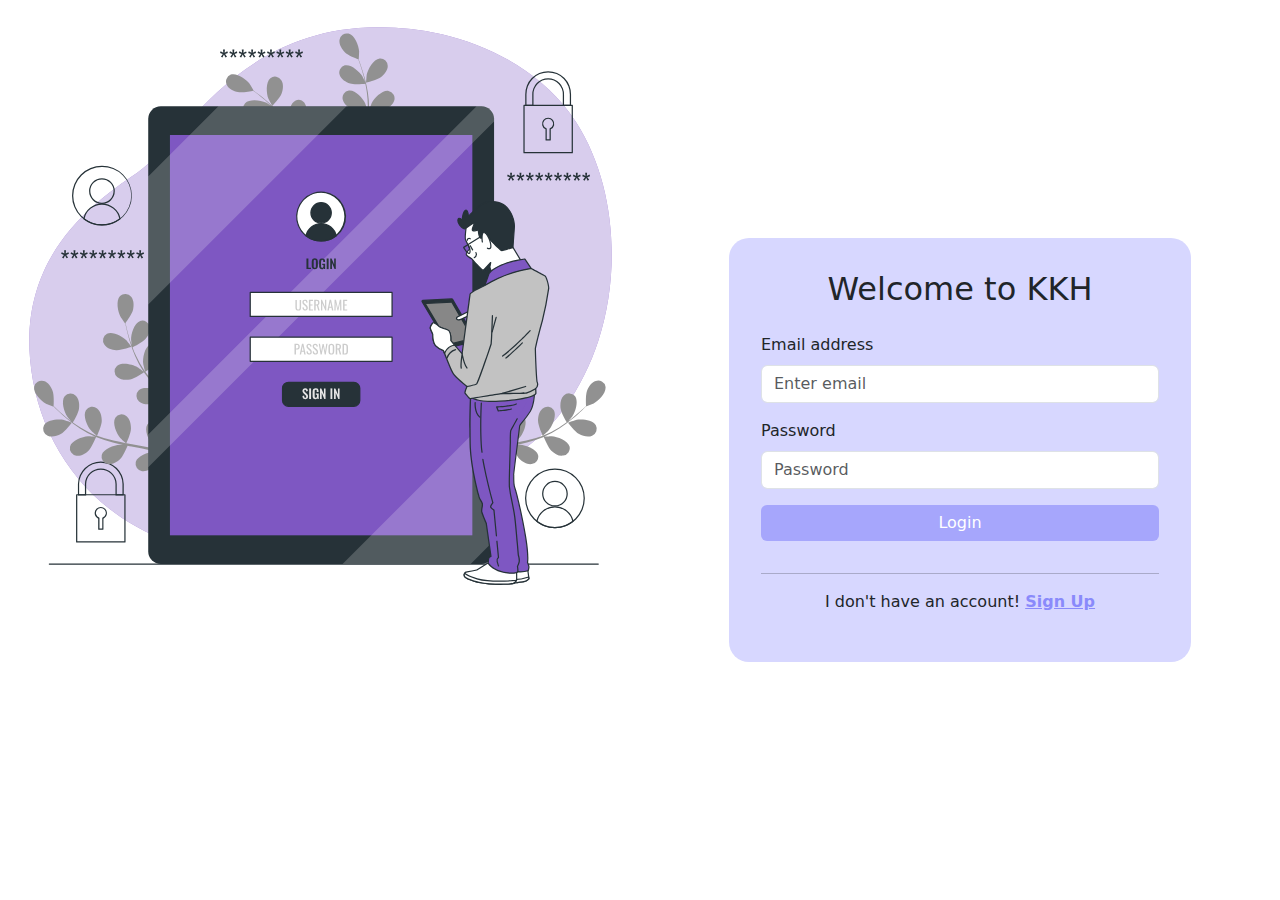
<file: index.html>
<!DOCTYPE html>
<html lang="en">
<head>
  <meta charset="UTF-8" />
  <meta name="viewport" content="width=device-width, initial-scale=1.0" />
  <title>KKH | Login</title>
  <link
    href="https://cdn.jsdelivr.net/npm/bootstrap@5.3.0/dist/css/bootstrap.min.css"
    rel="stylesheet"
  />
  <link rel="stylesheet" href="css/style.css">
</head>
<body>
  <div class="container-fluid login-container">
    <div class="row h-100">
      <div class="col-md-6 login-image d-none d-md-block">
        <img src="imgs/Tablet login-bro.svg" alt="Login Image">
      </div>
      <div class="col-md-6 d-flex align-items-center justify-content-center">
        <div class="login-form w-75">
          <h2 class="mb-4 text-center">Welcome to KKH</h2>
          <form id="login-form">
            <div class="mb-3">
              <label for="email" class="form-label">Email address</label>
              <input type="email" class="form-control" id="email" name="email" placeholder="Enter email" />
            </div>
            <div class="mb-3">
              <label for="password" class="form-label">Password</label>
              <input type="password" class="form-control" name="password" id="password" placeholder="Password" />
            </div>
            <button type="submit" class="btn btn-primary w-100">Login</button>
            <p id="message"></p>
          </form>
          <hr>
          <p class="lower-button">I don't have an account! <a href="pages/registration.html">Sign Up</a></p>
        </div>
      </div>
    </div>
  </div>


  <script src="js/login.js"></script>
</body>
</html>
</file>
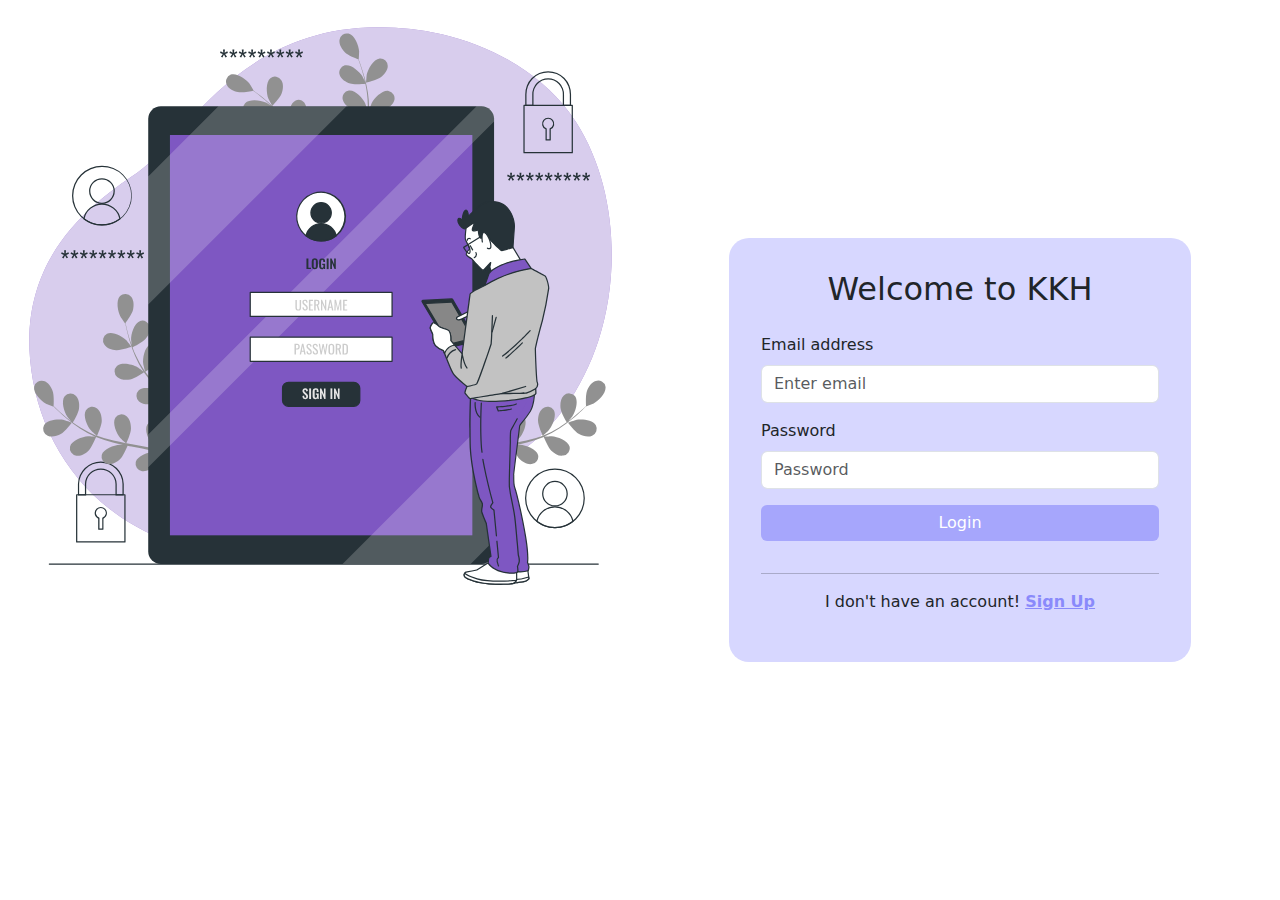
<file: pages/home.html>
<!DOCTYPE html>
<html lang="en">
<head>
    <meta charset="UTF-8">
    <meta name="viewport" content="width=device-width, initial-scale=1.0">
    <title>KKH | Home</title>
    <link rel="stylesheet" href="../css/style.css">
    <link
    href="https://cdn.jsdelivr.net/npm/bootstrap@5.3.0/dist/css/bootstrap.min.css"
    rel="stylesheet"
  />
</head>
<body>
    <nav class="navbar navbar-expand-lg navbar-dark bg-dark py-3">
        <div class="container">
          <!-- Left side -->
          <a class="navbar-brand" href="#">Kuch Krna Ha</a>
      
          <!-- Right side -->
          <div class="d-flex align-items-center ms-auto">
            <h5 class="text-white me-3 mb-0" id="username">Dummy</h5>
            <button class="btn btn-outline-light btn-sm" onclick="logout()">Logout</button>
          </div>
        </div>
      </nav>
      <div class="container my-5">
        <form id="todo-form" class="p-4 border rounded shadow-sm bg-white">
          <div class="mb-3">
            <label for="task" class="form-label">Add Todo:</label>
            <input
              type="text"
              name="task"
              id="task"
              class="form-control"
              placeholder="Write your task here"
              required
            />
          </div>
          <div class="mb-3 text-end">
            <button type="submit" class="btn btn-primary">Add</button>
          </div>
        </form>
      </div>
        <div class="container">
            <ul id="todo-list" class="list-group">
                               
            </ul>
        </div>      
    <script src="../js/app.js"></script>
</body>
</html>
</file>
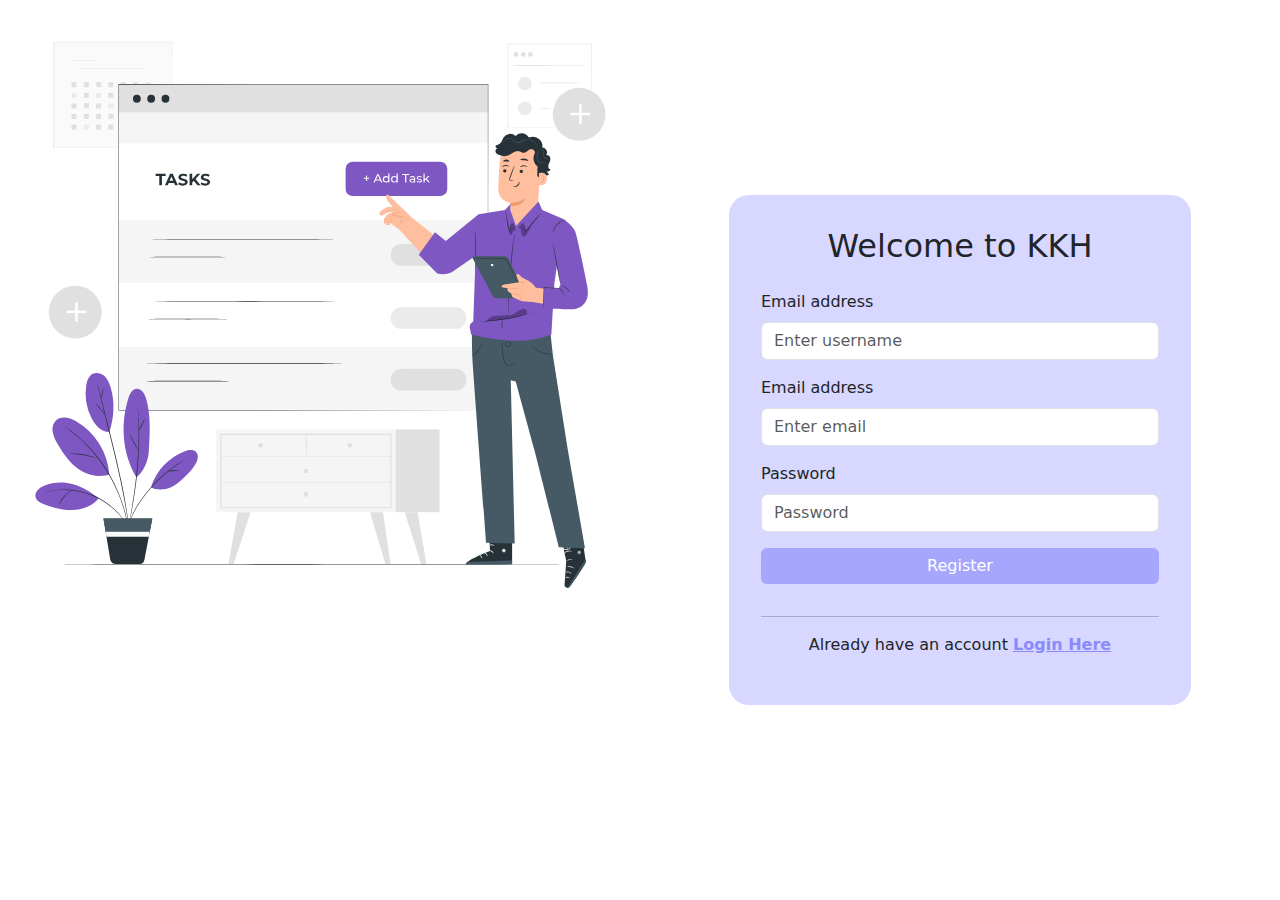
<file: pages/registration.html>
<!DOCTYPE html>
<html lang="en">
<head>
  <meta charset="UTF-8" />
  <meta name="viewport" content="width=device-width, initial-scale=1.0" />
  <title>KKH | Registration</title>
  <link
    href="https://cdn.jsdelivr.net/npm/bootstrap@5.3.0/dist/css/bootstrap.min.css"
    rel="stylesheet"
  />
  <link rel="stylesheet" href="../css/style.css">
</head>
<body>
  <div class="container-fluid login-container">
    <div class="row h-100">
      <div class="col-md-6 login-image d-none d-md-block" width="100%">
        <img src="../imgs/Add tasks-pana.svg" alt="Task Adding img" width="100%">
      </div>
      <div class="col-md-6 d-flex align-items-center justify-content-center">
        <div class="login-form w-75">
          <h2 class="mb-4 text-center">Welcome to KKH</h2>
          <form id="reg-form">
            <div class="mb-3">
              <label for="username" class="form-label">Email address</label>
              <input type="text" class="form-control" id="username" name="username" placeholder="Enter username" />
            </div>
            <div class="mb-3">
              <label for="email" class="form-label">Email address</label>
              <input type="email" class="form-control" id="email" name="email" placeholder="Enter email" />
            </div>
            <div class="mb-3">
              <label for="password" class="form-label">Password</label>
              <input type="password" class="form-control" name="password" id="password" placeholder="Password" />
            </div>
            <button type="submit" class="btn btn-primary w-100">Register</button>
            <p id="message"></p>
          </form>
          <hr>
          <p class="lower-button">Already have an account <a href="../index.html">Login Here</a></p>
        </div>
      </div>
    </div>
  </div>


  <script src="../js/registration.js"></script>
</body>
</html>
</file>
<file: css/style.css>
body, html {
    height: 100%;
  }
  .login-container {
    height: 100vh;
  }
  .login-image {
    background: url('https://source.unsplash.com/600x800/?hospital,healthcare') no-repeat center center;
    background-size: cover;
  }
  .login-form {
    display: flex;
    flex-direction: column;
    justify-content: center;
    padding: 2rem;
    background-color: #d7d7ff;
    border-radius: 20px;
    /* padding: 50px; */
  }
  .form-control:focus {
    box-shadow: none;
    border-color: #a6a6fc;
  }
  .btn-primary {
    background-color: #a6a6fc;
    border: none;
  }
  .btn-primary:hover {
    background-color: #a6a6fc;
}
  .lower-button {
    text-align: center;
  }
  a:link {
    color: #8a8afb;
    font-weight: 700;
  }
  a:link:hover {
    text-decoration: none;
  }
  #message {
    text-align: center;
    margin-top: 10px;
  }
</file>
